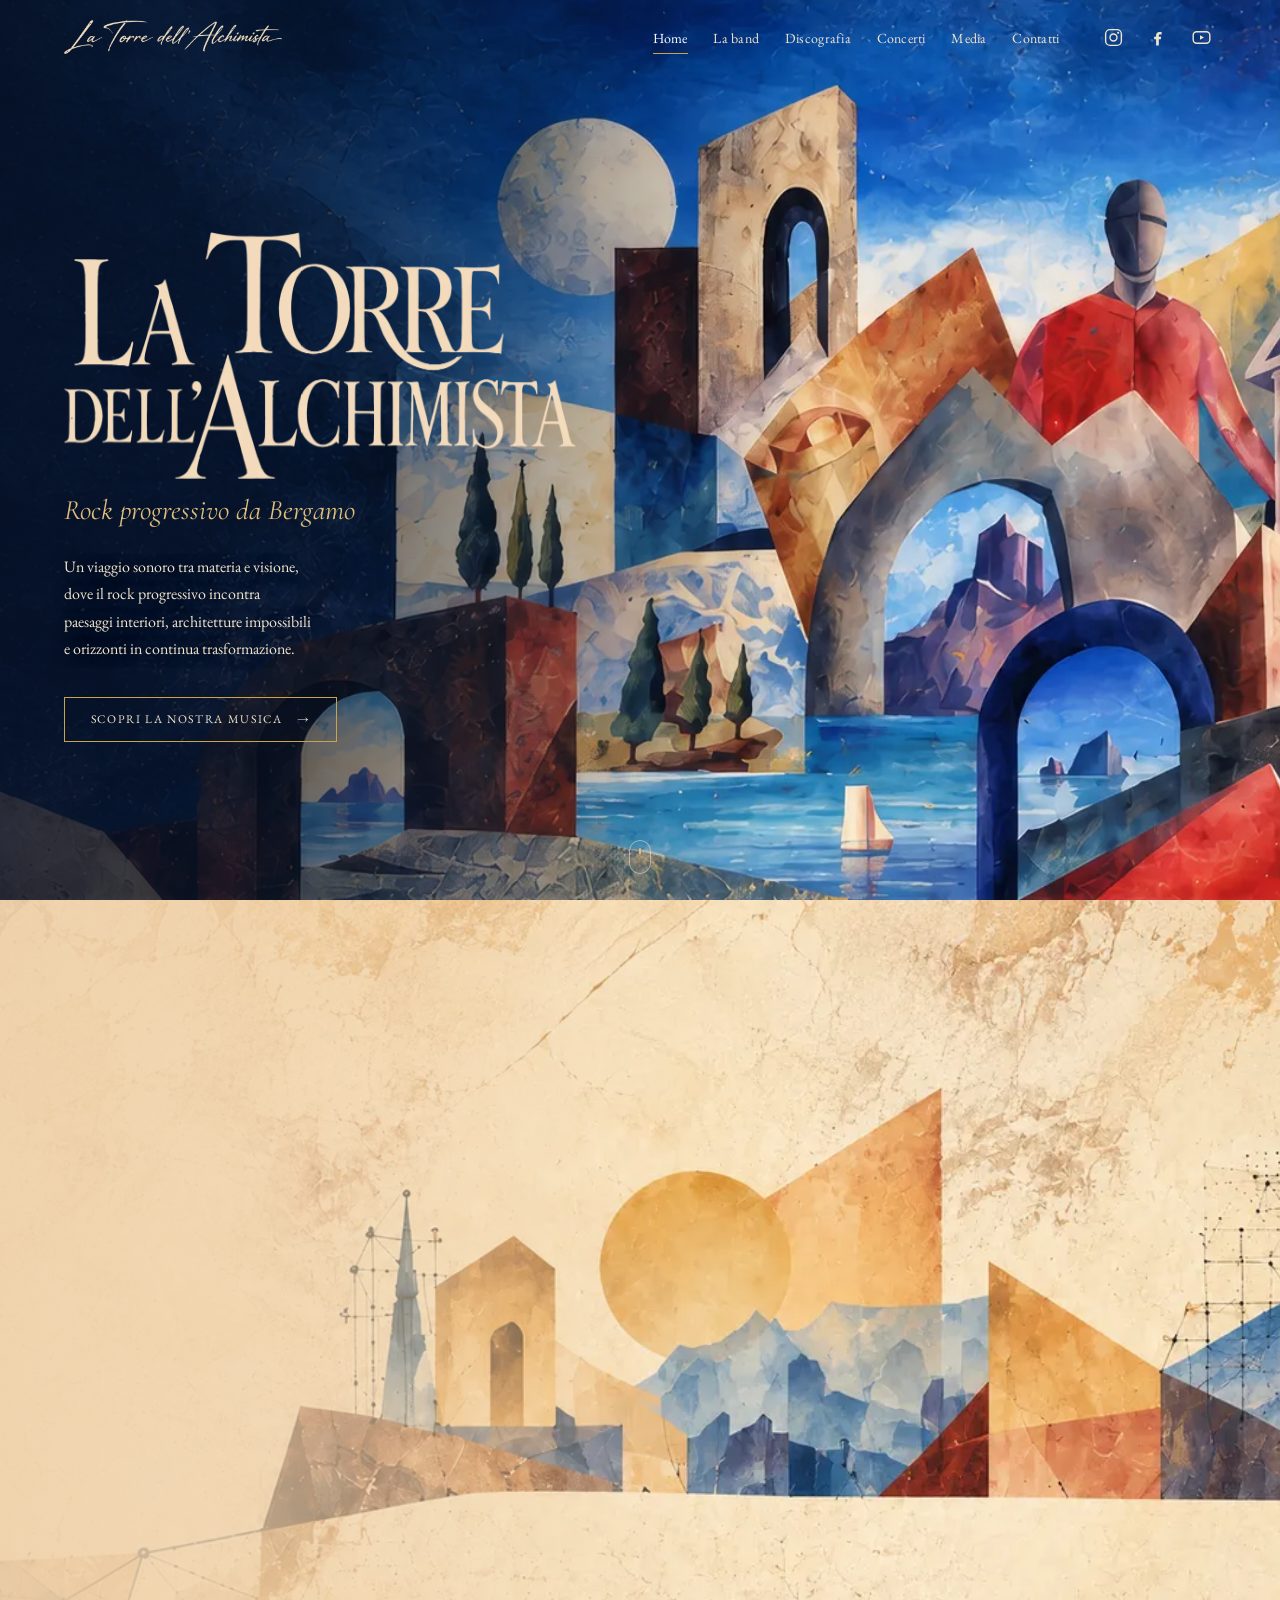
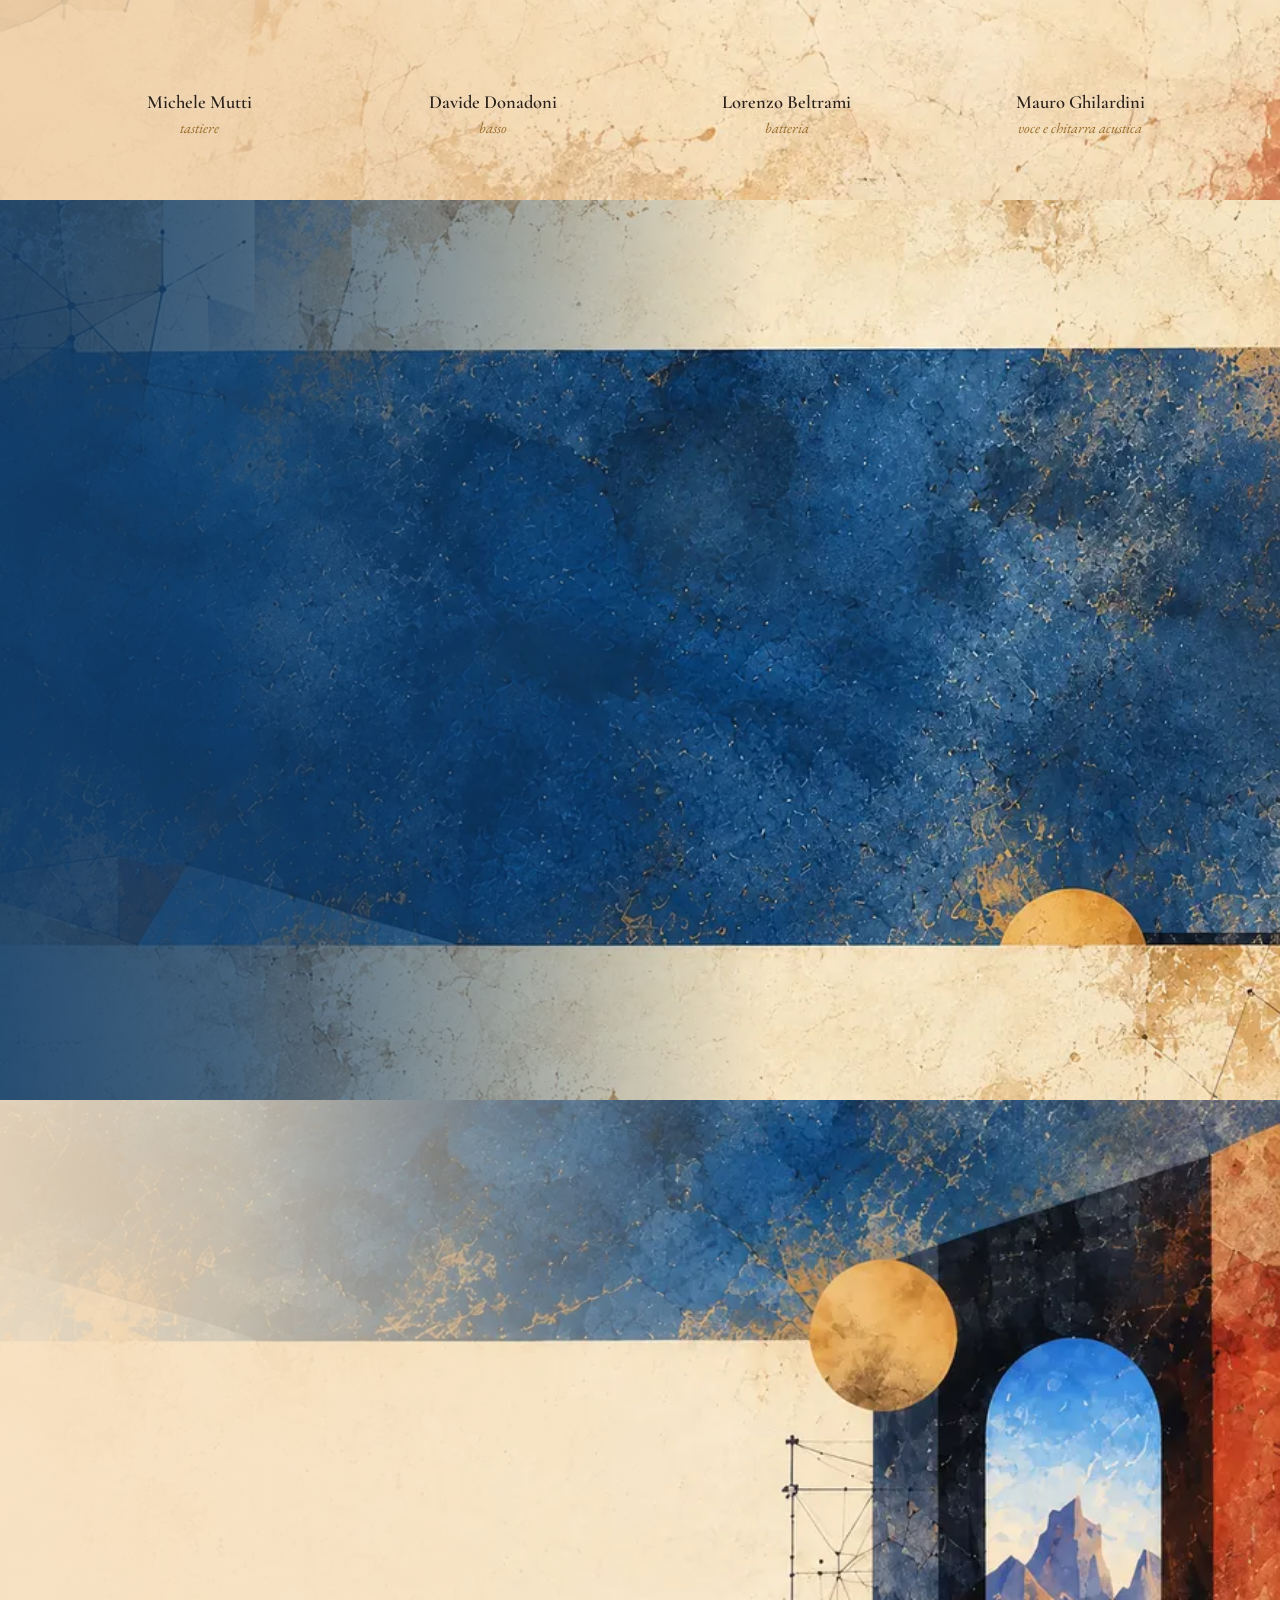
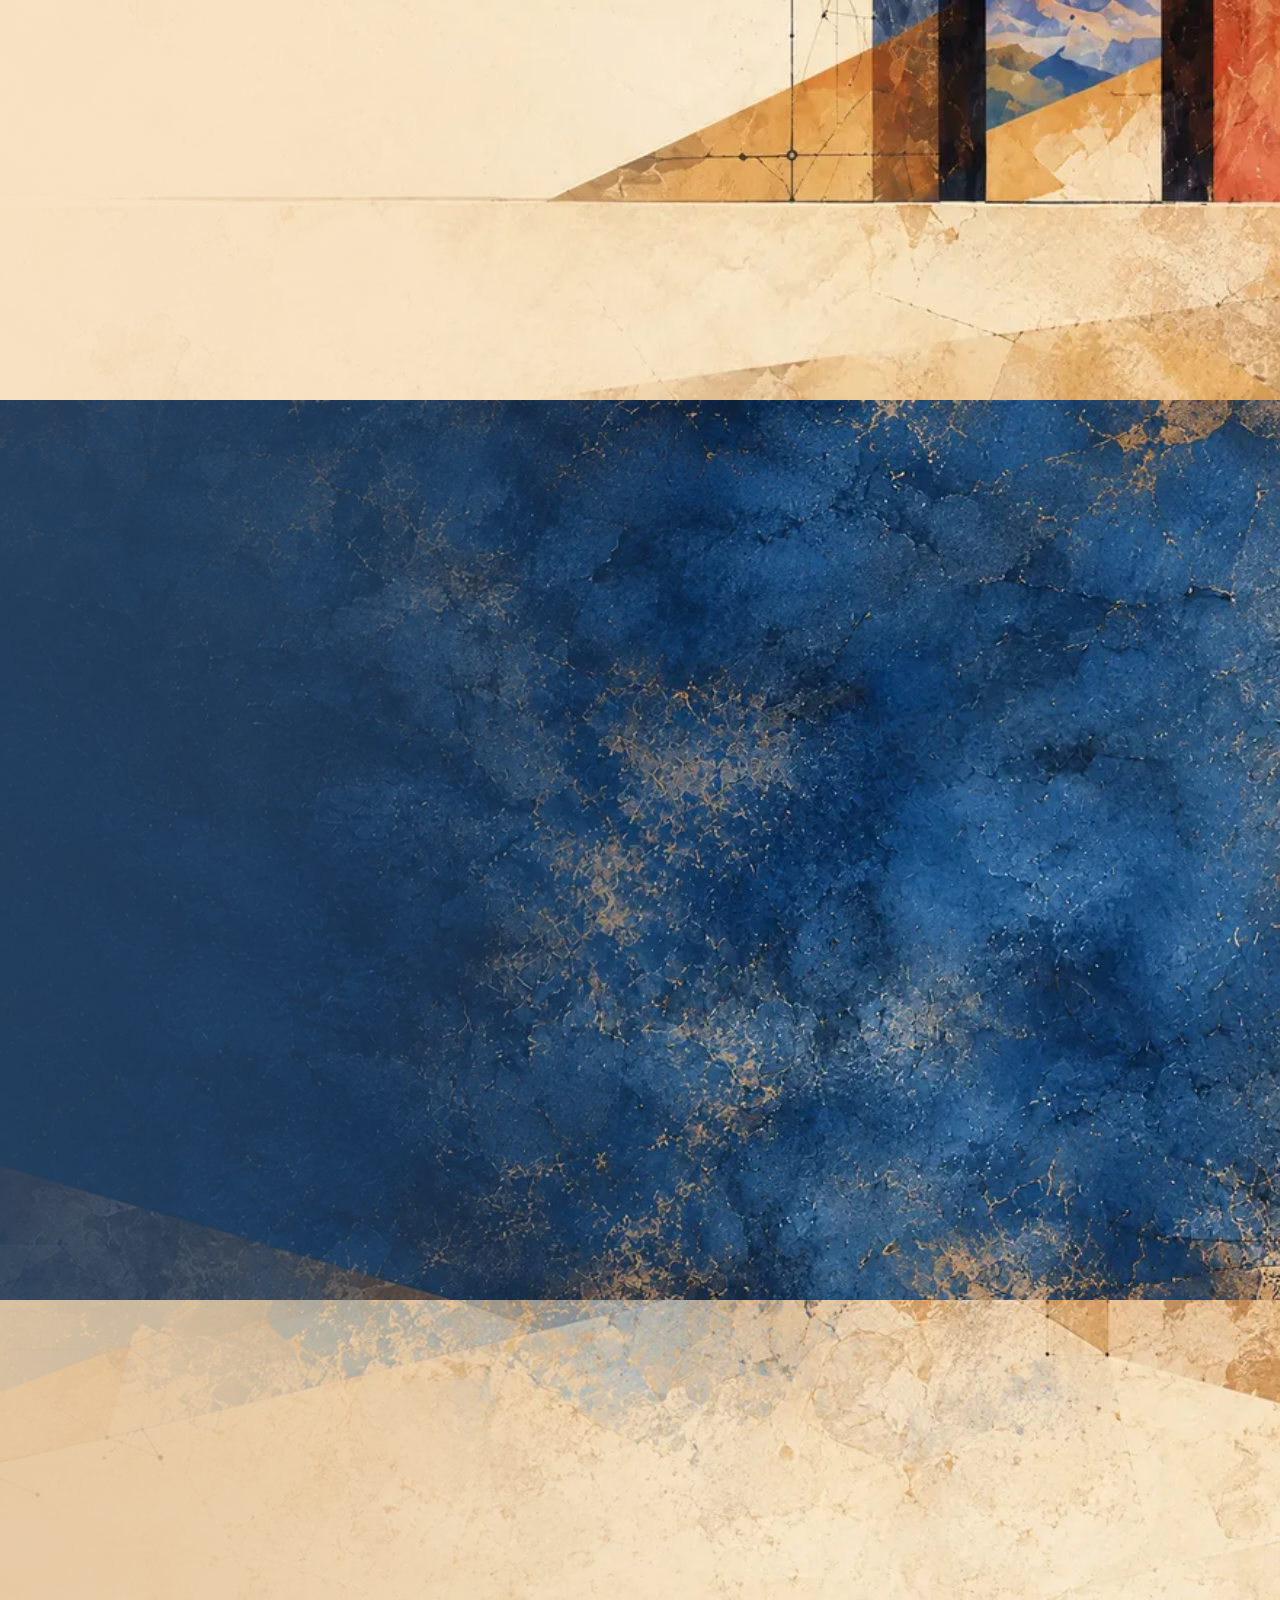
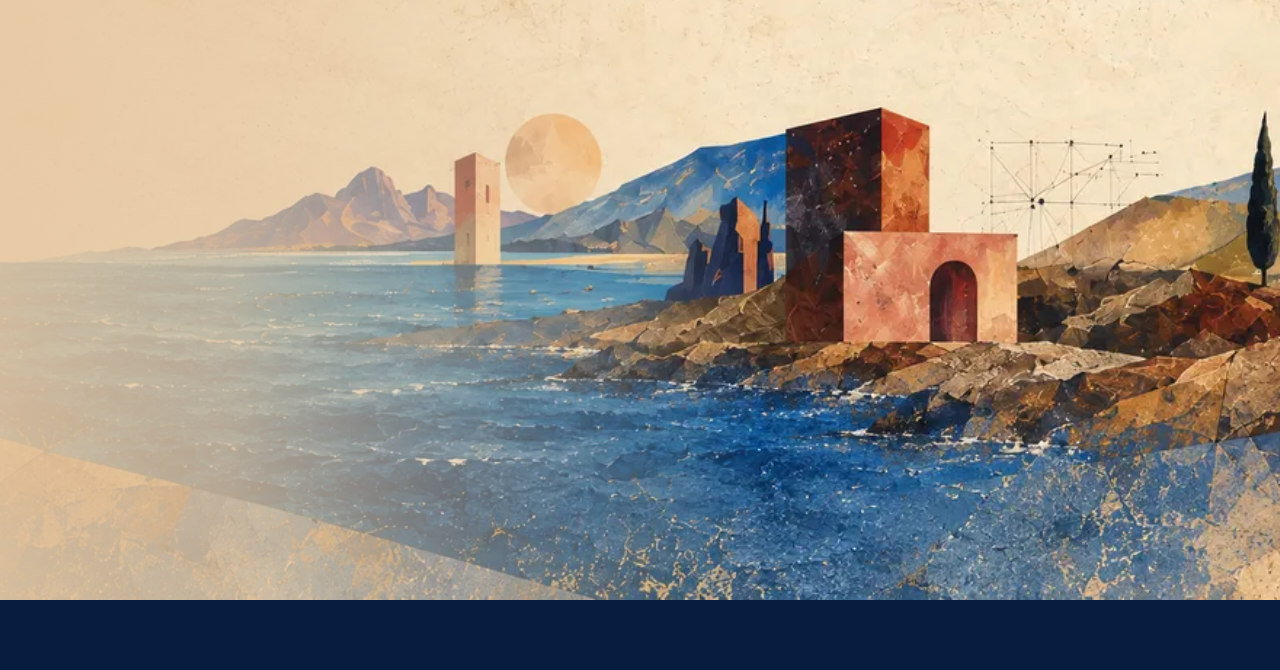
<file: index.html>
<!DOCTYPE html>
<html lang="it">
<head>
<meta charset="utf-8">
<meta name="viewport" content="width=device-width, initial-scale=1">
<title>La Torre dell'Alchimista — Rock progressivo da Bergamo</title>
<meta name="description" content="La Torre dell'Alchimista, band di rock progressivo italiano da Bergamo. Discografia, concerti, media e contatti.">
<meta property="og:title" content="La Torre dell'Alchimista">
<meta property="og:description" content="Rock progressivo da Bergamo">
<meta property="og:type" content="website">
<meta property="og:image" content="assets/img/album-1.webp">
<link rel="icon" href="assets/img/favicon.png">
<link rel="preconnect" href="https://fonts.googleapis.com">
<link rel="preconnect" href="https://fonts.gstatic.com" crossorigin>
<link href="https://fonts.googleapis.com/css2?family=Cormorant+Garamond:ital,wght@0,300;0,400;0,500;0,600;1,400&family=EB+Garamond:ital,wght@0,400;0,500;1,400&display=swap" rel="stylesheet">
<link rel="stylesheet" href="assets/css/style.css">
<noscript><style>
  /* senza JS le comparse non scattano mai: mostra tutto subito */
  [data-reveal]{opacity:1 !important;transform:none !important}
  .rule[data-reveal]{width:58px !important}
</style></noscript>
</head>
<body>

<!-- ============ NAV ============ -->
<header class="nav" id="nav">
  <div class="nav__in">
    <a class="nav__logo" href="#home" aria-label="La Torre dell'Alchimista — home">
      <img src="assets/img/logo.webp" alt="La Torre dell'Alchimista" width="700" height="112">
    </a>

    <button class="nav__burger" id="burger" aria-label="Apri il menu" aria-expanded="false" aria-controls="menu">
      <span></span><span></span><span></span>
    </button>

    <nav class="nav__menu" id="menu">
      <ul class="nav__links">
        <li><a href="#home" class="is-active">Home</a></li>
        <li><a href="#band">La band</a></li>
        <li><a href="#discografia">Discografia</a></li>
        <li><a href="#concerti">Concerti</a></li>
        <li><a href="#media">Media</a></li>
        <li><a href="#contatti">Contatti</a></li>
      </ul>
      <ul class="nav__social">
        <li><a href="#contatti" aria-label="Instagram" title="Instagram">
          <svg viewBox="0 0 24 24" aria-hidden="true"><rect x="3" y="3" width="18" height="18" rx="5"/><circle cx="12" cy="12" r="4"/><circle cx="17.3" cy="6.7" r="1.2" fill="currentColor" stroke="none"/></svg></a></li>
        <li><a href="#contatti" aria-label="Facebook" title="Facebook">
          <svg viewBox="0 0 24 24" aria-hidden="true"><path d="M14.5 8.5h2.2V5.6h-2.6c-2.3 0-3.7 1.4-3.7 3.8v1.7H8.2v3h2.2V21h3.1v-6.9h2.3l.4-3h-2.7V9.8c0-.9.3-1.3 1-1.3Z" fill="currentColor" stroke="none"/></svg></a></li>
        <li><a href="#contatti" aria-label="YouTube" title="YouTube">
          <svg viewBox="0 0 24 24" aria-hidden="true"><rect x="2.5" y="5.5" width="19" height="13" rx="4"/><path d="M10.3 9.4v5.2l4.6-2.6Z" fill="currentColor" stroke="none"/></svg></a></li>
      </ul>
    </nav>
  </div>
</header>

<main>

<!-- ============ HERO ============ -->
<section class="sec sec--hero" id="home">
  <div class="sec__in hero">
    <h1 class="hero__title">
      <img src="assets/img/titolo.webp" alt="La Torre dell'Alchimista" width="1100" height="529">
    </h1>
    <p class="hero__claim" data-reveal style="--d:.34s">Rock progressivo da Bergamo</p>
    <p class="hero__text" data-reveal style="--d:.48s">
      Un viaggio sonoro tra materia e visione,<br>
      dove il rock progressivo incontra<br>
      paesaggi interiori, architetture impossibili<br>
      e orizzonti in continua trasformazione.
    </p>
    <a class="btn btn--light" href="#discografia" data-reveal style="--d:.62s">Scopri la nostra musica <span class="btn__ar">&#8594;</span></a>
  </div>
  <a class="hero__scroll" href="#band" aria-label="Scorri alla sezione La band"><span></span></a>
</section>

<!-- ============ LA BAND ============ -->
<section class="sec sec--band" id="band">
  <div class="sec__in">
    <div class="band__intro">
      <h2 class="h2" data-reveal="left">La band</h2>
      <span class="rule" data-reveal style="--d:.12s"></span>
      <p class="lead" data-reveal="left" style="--d:.22s">
        La Torre dell'Alchimista è un progetto<br>
        di rock progressivo nato a Bergamo,<br>
        che unisce ricerca sonora, atmosfere<br>
        suggestive e una continua spinta<br>
        verso nuovi orizzonti espressivi.
      </p>
    </div>

    <ul class="members">
      <li><span class="members__name">Michele Mutti</span><span class="members__role">tastiere</span></li>
      <li><span class="members__name">Davide Donadoni</span><span class="members__role">basso</span></li>
      <li><span class="members__name">Lorenzo Beltrami</span><span class="members__role">batteria</span></li>
      <li class="members__has-foto" style="--col:3">
        <a class="members__card" href="band/mauro-ghilardini.html" tabindex="-1" aria-hidden="true">
          <img src="assets/img/band/mauro-ghilardini-1x.webp" srcset="assets/img/band/mauro-ghilardini-1x.webp 1x, assets/img/band/mauro-ghilardini-2x.webp 2x" width="476" height="760" alt="" loading="lazy">
        </a>
        <a class="members__name" href="band/mauro-ghilardini.html">Mauro Ghilardini</a><span class="members__role">voce e chitarra acustica</span>
      </li>
    </ul>
  </div>
</section>

<!-- ============ DISCOGRAFIA ============ -->
<section class="sec sec--disco" id="discografia">
  <div class="sec__in disco">
    <div class="disco__intro">
      <h2 class="h2" data-reveal="left">Discografia</h2>
      <span class="rule" data-reveal style="--d:.12s"></span>
      <p class="lead" data-reveal="left" style="--d:.22s">
        Tre capitoli di un percorso<br>
        musicale in continua<br>
        evoluzione, tra sperimentazione,<br>
        melodia e visioni interiori.
      </p>
      <a class="btn btn--light" href="https://maracashrecords.bandcamp.com/" target="_blank" rel="noopener" data-reveal="left" style="--d:.34s">Ascolta tutta la discografia <span class="btn__ar">&#8594;</span></a>
    </div>

    <ul class="albums">
      <li class="album" data-reveal="right" style="--d:.16s">
        <a href="https://maracashrecords.bandcamp.com/album/la-torre-dellalchimista" target="_blank" rel="noopener">
          <img src="assets/img/album-1.webp" alt="Copertina dell'album La Torre dell'Alchimista" width="700" height="700" loading="lazy">
          <span class="album__title">La Torre dell'Alchimista</span>
          <span class="album__year">(2001)</span>
        </a>
      </li>
      <li class="album" data-reveal="right" style="--d:.28s">
        <a href="https://maracashrecords.bandcamp.com/album/u-s-a-you-know" target="_blank" rel="noopener">
          <img src="assets/img/album-2.webp" alt="Copertina dell'album U.S.A. you know?" width="700" height="700" loading="lazy">
          <span class="album__title">U.S.A. you know?</span>
          <span class="album__year">(2005 · live)</span>
        </a>
      </li>
      <li class="album" data-reveal="right" style="--d:.40s">
        <a href="https://maracashrecords.bandcamp.com/album/neo" target="_blank" rel="noopener">
          <img src="assets/img/album-3.webp" alt="Copertina dell'album Neo" width="700" height="700" loading="lazy">
          <span class="album__title">Neo</span>
          <span class="album__year">(2007)</span>
        </a>
      </li>
    </ul>
  </div>
</section>

<!-- ============ CONCERTI ============ -->
<section class="sec sec--concerti" id="concerti">
  <div class="sec__in concerti">
    <div class="concerti__intro">
      <h2 class="h2" data-reveal="left">Concerti</h2>
      <span class="rule" data-reveal style="--d:.12s"></span>
      <p class="lead" data-reveal="left" style="--d:.22s">
        La nostra musica dal vivo<br>
        è un viaggio condiviso,<br>
        tra energia, atmosfere e improvvisazione.
      </p>
      <a class="btn" href="#contatti" data-reveal="left" style="--d:.34s">Tutti i concerti <span class="btn__ar">&#8594;</span></a>
    </div>

    <ul class="dates" id="dates">
      <li class="dates__row" data-reveal="right" style="--d:.16s"><span>[ Data concerto ]</span><span>[ Città ]</span><span>[ Venue ]</span></li>
      <li class="dates__row" data-reveal="right" style="--d:.26s"><span>[ Data concerto ]</span><span>[ Città ]</span><span>[ Venue ]</span></li>
      <li class="dates__row" data-reveal="right" style="--d:.36s"><span>[ Data concerto ]</span><span>[ Città ]</span><span>[ Venue ]</span></li>
      <li class="dates__row" data-reveal="right" style="--d:.46s"><span>[ Data concerto ]</span><span>[ Città ]</span><span>[ Venue ]</span></li>
    </ul>
  </div>
</section>

<!-- ============ MEDIA ============ -->
<section class="sec sec--media" id="media">
  <div class="sec__in media">
    <div class="media__intro">
      <h2 class="h2" data-reveal="left">Media</h2>
      <span class="rule" data-reveal style="--d:.12s"></span>
      <p class="lead" data-reveal="left" style="--d:.22s">
        Ascolta, guarda, immergiti<br>
        nell'universo sonoro<br>
        della Torre dell'Alchimista.
      </p>
    </div>

    <ul class="cards">
      <li class="card" data-reveal="right" style="--d:.16s">
        <a href="https://maracashrecords.bandcamp.com/" target="_blank" rel="noopener">
          <span class="card__img"><img src="assets/img/arco.webp" alt="" width="700" height="700" loading="lazy"></span>
          <span class="card__body">
            <span class="card__t">Ascolta</span>
            <span class="card__s">Brani, album<br>e playlist</span>
            <span class="card__ico" aria-hidden="true">&#8594;</span>
          </span>
        </a>
      </li>
      <li class="card" data-reveal="right" style="--d:.28s">
        <a href="#contatti">
          <span class="card__img"><img src="assets/img/live-storica.webp" alt="" width="900" height="679" loading="lazy"></span>
          <span class="card__body">
            <span class="card__t">Guarda</span>
            <span class="card__s">Video live<br>e videoclip</span>
            <span class="card__ico card__ico--play" aria-hidden="true">&#9654;</span>
          </span>
        </a>
      </li>
      <li class="card" data-reveal="right" style="--d:.40s">
        <a href="#contatti">
          <span class="card__img"><img src="assets/img/gruppo.webp" alt="" width="550" height="366" loading="lazy"></span>
          <span class="card__body">
            <span class="card__t">Video</span>
            <span class="card__s">Racconti visivi<br>del nostro percorso</span>
            <span class="card__ico card__ico--play" aria-hidden="true">&#9654;</span>
          </span>
        </a>
      </li>
      <li class="card" data-reveal="right" style="--d:.52s">
        <a href="#contatti">
          <span class="card__img"><img src="assets/img/torre.webp" alt="" width="700" height="544" loading="lazy"></span>
          <span class="card__body">
            <span class="card__t">Estratti</span>
            <span class="card__s">Ascolta gli estratti<br>dei nostri brani</span>
            <span class="card__ico card__ico--play" aria-hidden="true">&#9654;</span>
          </span>
        </a>
      </li>
    </ul>
  </div>
</section>

<!-- ============ CONTATTI ============ -->
<section class="sec sec--contatti" id="contatti">
  <div class="sec__in contatti">
    <div class="contatti__head">
      <h2 class="h2" data-reveal="left">Contatti e social</h2>

      <ul class="contatti__list">
        <li data-reveal="right" style="--d:.14s">
          <span class="contatti__ico"><svg viewBox="0 0 24 24" aria-hidden="true"><rect x="2.5" y="5" width="19" height="14" rx="2"/><path d="m3 6.5 9 6.5 9-6.5"/></svg></span>
          <a href="#">[ Email ufficiale ]</a>
        </li>
        <li data-reveal="right" style="--d:.24s">
          <span class="contatti__ico"><svg viewBox="0 0 24 24" aria-hidden="true"><rect x="3" y="3" width="18" height="18" rx="5"/><circle cx="12" cy="12" r="4"/><circle cx="17.3" cy="6.7" r="1.2" fill="currentColor" stroke="none"/></svg></span>
          <a href="#">[ Instagram ]</a>
        </li>
        <li data-reveal="right" style="--d:.34s">
          <span class="contatti__ico contatti__ico--solid"><svg viewBox="0 0 24 24" aria-hidden="true"><path d="M14.5 8.5h2.2V5.6h-2.6c-2.3 0-3.7 1.4-3.7 3.8v1.7H8.2v3h2.2V21h3.1v-6.9h2.3l.4-3h-2.7V9.8c0-.9.3-1.3 1-1.3Z" fill="currentColor" stroke="none"/></svg></span>
          <a href="#">[ Facebook ]</a>
        </li>
        <li data-reveal="right" style="--d:.44s">
          <span class="contatti__ico contatti__ico--solid"><svg viewBox="0 0 24 24" aria-hidden="true"><rect x="2.5" y="5.5" width="19" height="13" rx="4" fill="currentColor" stroke="none"/><path d="M10.3 9.4v5.2l4.6-2.6Z" fill="#f4dfc3" stroke="none"/></svg></span>
          <a href="#">[ YouTube ]</a>
        </li>
      </ul>
    </div>

    <p class="lead contatti__lead" data-reveal="left" style="--d:.22s">
      Per informazioni, concerti,<br>
      collaborazioni o semplicemente<br>
      per restare in contatto.
    </p>
  </div>
</section>

</main>

<footer class="foot">
  <p data-reveal>© <span id="year">2026</span> La Torre dell'Alchimista — Rock progressivo da Bergamo</p>
</footer>

<script src="assets/js/main.js"></script>
</body>
</html>
</file>
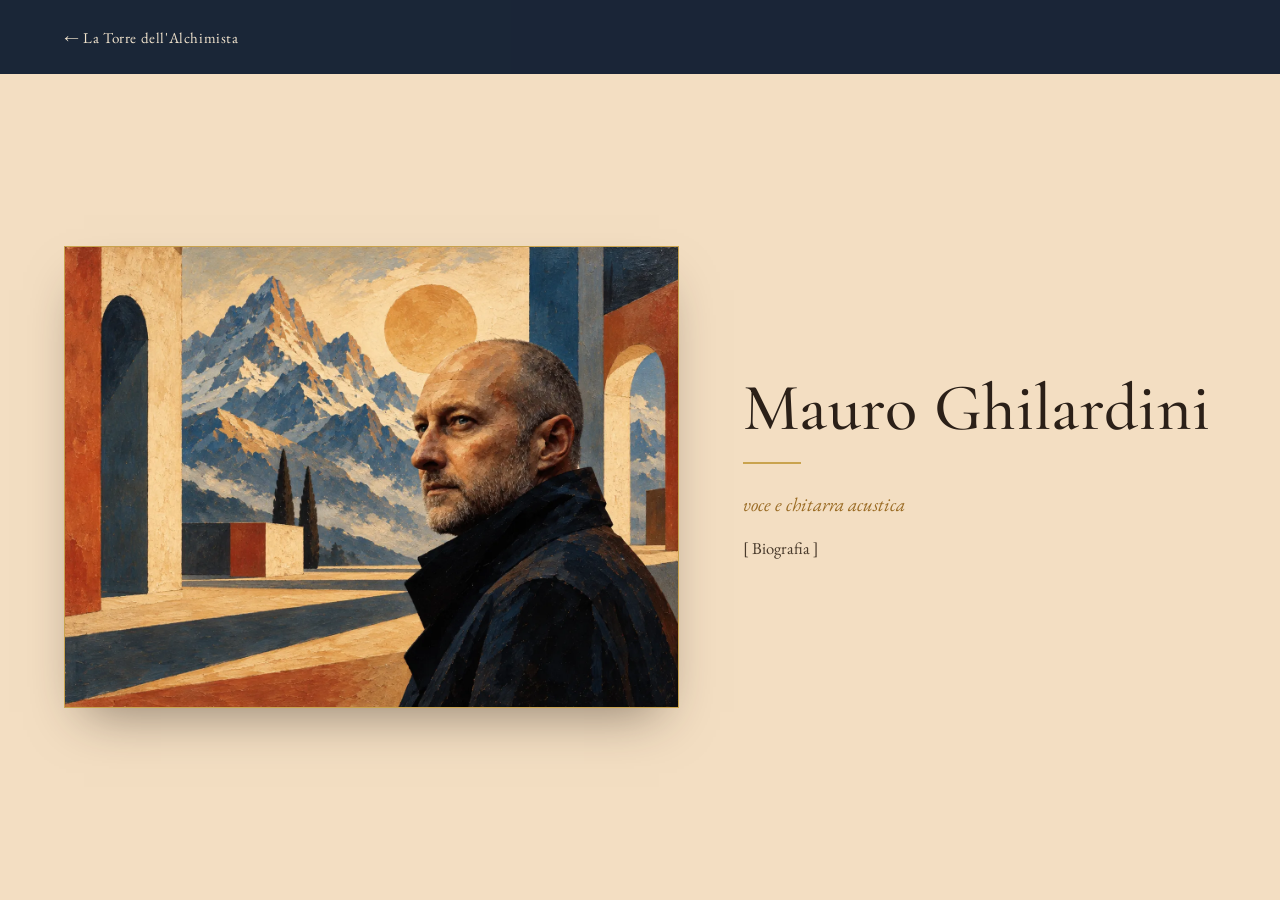
<file: band/mauro-ghilardini.html>
<!DOCTYPE html>
<html lang="it">
<head>
<meta charset="utf-8">
<meta name="viewport" content="width=device-width, initial-scale=1">
<title>Mauro Ghilardini — La Torre dell'Alchimista</title>
<meta name="description" content="Mauro Ghilardini, voce e chitarra acustica de La Torre dell'Alchimista.">
<link rel="icon" href="../assets/img/favicon.png">
<link rel="preconnect" href="https://fonts.googleapis.com">
<link rel="preconnect" href="https://fonts.gstatic.com" crossorigin>
<link href="https://fonts.googleapis.com/css2?family=Cormorant+Garamond:ital,wght@0,300;0,400;0,500;0,600;1,400&family=EB+Garamond:ital,wght@0,400;0,500;1,400&display=swap" rel="stylesheet">
<link rel="stylesheet" href="../assets/css/style.css">
<style>
  /* Pagina del componente: bozza. Riprende i colori della sezione
     "La band" (carta crema, inchiostro, filetto d'oro). */
  body{background:var(--crema-band)}
  .persona{
    min-height:100svh;
    max-width:1300px;margin-inline:auto;
    padding:calc(var(--nav-h) + 40px) var(--gutter) 60px;
    display:grid;grid-template-columns:minmax(280px,1.3fr) 1fr;
    gap:clamp(32px,5vw,80px);align-items:center;
  }
  .persona__foto img{
    width:100%;
    border:1px solid var(--oro);
    box-shadow:0 24px 50px -20px rgb(43 32 24 / .5);
  }
  .persona__ruolo{font-style:italic;color:#9a6b24;font-size:clamp(17px,1.5vw,21px);margin:0}
  .persona__bio{color:var(--inchiostro-soft);font-size:clamp(16px,1.3vw,19px);line-height:1.7;max-width:46ch}
  .persona__back{
    position:fixed;top:0;left:0;right:0;z-index:50;height:var(--nav-h);
    display:flex;align-items:center;padding-inline:var(--gutter);
    background:rgba(8,22,44,.92);color:var(--su-blu);
    font-size:15px;letter-spacing:.04em;
  }
  .persona__back a{transition:color .3s ease}
  .persona__back a:hover{color:var(--oro-chiaro)}
  .persona .rule{display:block;width:58px}
  @media (max-width:760px){
    .persona{grid-template-columns:1fr;align-items:start}
    .persona__foto{max-width:none}
  }
</style>
</head>
<body>

<nav class="persona__back"><a href="../index.html#band">&#8592; La Torre dell'Alchimista</a></nav>

<main class="persona">
  <figure class="persona__foto" style="margin:0">
    <img src="../assets/img/band/mauro-ghilardini-quadro.webp" width="1448" height="1086" alt="Mauro Ghilardini, ritratto dipinto">
  </figure>
  <div>
    <h1 class="h2" style="margin:0">Mauro Ghilardini</h1>
    <span class="rule"></span>
    <p class="persona__ruolo">voce e chitarra acustica</p>
    <p class="persona__bio">[ Biografia ]</p>
  </div>
</main>

</body>
</html>
</file>
<file: assets/css/style.css>
/* =========================================================
   La Torre dell'Alchimista — style.css

   Lo sfondo originale (3764x6688) è tagliato in 6 fasce, una per
   sezione. Sopra i 1024px le sezioni sono alte uno schermo e si
   impilano (position:sticky); sotto, tornano in flusso normale.
   ========================================================= */

:root{
  /* colori campionati dallo sfondo originale */
  --blu-hero:#081c40;
  --blu-disco:#1e3757;
  --blu-media:#1d304c;
  --crema-band:#f3dec2;
  --crema-conc:#f5e2c7;
  --crema-cont:#f4dfc3;

  --oro:#c9a34e;
  --oro-chiaro:#e0be7c;
  --inchiostro:#2b2018;
  --inchiostro-soft:#4a3b2c;
  --su-blu:#f1e4cd;
  --su-blu-soft:#cdd8e4;

  --display:"Cormorant Garamond",Georgia,"Times New Roman",serif;
  --testo:"EB Garamond",Georgia,"Times New Roman",serif;

  --nav-h:74px;
  --gutter:clamp(18px,5vw,86px);
  --max:1500px;
}

*,*::before,*::after{box-sizing:border-box}

html{scroll-behavior:smooth;scroll-padding-top:var(--nav-h);-webkit-text-size-adjust:100%}
@media (prefers-reduced-motion:reduce){html{scroll-behavior:auto}}

body{
  margin:0;
  font-family:var(--testo);
  color:var(--inchiostro);
  background:var(--blu-hero);
  overflow-x:hidden;
  -webkit-font-smoothing:antialiased;
}

/* height:auto è indispensabile: gli attributi width/height nell'HTML
   (che servono a evitare il layout shift) altrimenti vincono su aspect-ratio */
img{max-width:100%;height:auto;display:block}
ul{list-style:none;margin:0;padding:0}
a{text-decoration:none;color:inherit}

/* ---------------------------------------------------------
   NAV
   --------------------------------------------------------- */
.nav{
  position:fixed;inset:0 0 auto 0;z-index:50;
  height:var(--nav-h);
  display:flex;align-items:center;
  transition:opacity .7s ease,transform .6s cubic-bezier(.4,0,.2,1),
              background-color .35s ease,box-shadow .35s ease,backdrop-filter .35s ease;
}
.nav.is-stuck{
  background:rgba(8,22,44,.92);
  backdrop-filter:blur(10px);
  box-shadow:0 1px 0 rgba(201,163,78,.28);
}
.nav__in{
  width:100%;max-width:var(--max);margin-inline:auto;
  padding-inline:var(--gutter);
  display:flex;align-items:center;gap:clamp(16px,3vw,48px);
}
.nav__logo img{width:clamp(170px,17vw,240px);height:auto}

.nav__menu{
  margin-left:auto;
  display:flex;align-items:center;gap:clamp(18px,3vw,46px);
}
.nav__links{display:flex;align-items:center;gap:clamp(14px,2vw,30px)}
.nav__links a{
  font-size:clamp(14px,1.05vw,16.5px);
  color:var(--su-blu);
  letter-spacing:.02em;
  padding-block:6px;
  border-bottom:1.5px solid transparent;
  transition:color .2s ease,border-color .2s ease;
}
.nav__links a:hover{color:var(--oro-chiaro)}
.nav__links a.is-active{color:#fff;border-bottom-color:var(--oro)}

.nav__social{display:flex;align-items:center;gap:14px}
.nav__social a{
  display:grid;place-items:center;
  width:30px;height:30px;
  color:var(--su-blu);
  transition:color .2s ease,transform .2s ease;
}
.nav__social a:hover{color:var(--oro-chiaro);transform:translateY(-2px)}
.nav__social svg{width:21px;height:21px;fill:none;stroke:currentColor;stroke-width:1.6}

/* hamburger */
.nav__burger{
  display:none;
  margin-left:auto;
  width:44px;height:44px;
  background:none;border:0;padding:10px;cursor:pointer;
}
.nav__burger span{
  display:block;height:1.6px;background:var(--su-blu);margin:5px 0;
  transition:transform .3s ease,opacity .25s ease;
}
.nav__burger[aria-expanded="true"] span:nth-child(1){transform:translateY(6.6px) rotate(45deg)}
.nav__burger[aria-expanded="true"] span:nth-child(2){opacity:0}
.nav__burger[aria-expanded="true"] span:nth-child(3){transform:translateY(-6.6px) rotate(-45deg)}

/* ---------------------------------------------------------
   SEZIONI A TUTTO SCHERMO, IMPILATE

   Ogni sezione è alta quanto la finestra ed è position:sticky
   con z-index crescente: resta ferma mentre la successiva le
   scorre sopra, quindi ognuna sembra formarsi dalla precedente.
   È lo stesso meccanismo del sito personale.

   L'illustrazione non può riempire uno schermo 16:9: le fasce
   originali sono panoramiche (da 3,1:1 a 5,1:1). Sta quindi su
   un proprio livello appoggiato in fondo alla sezione, larga
   tutta la pagina, con il colore piatto della fascia a occupare
   il resto — il testo vive lì sopra, sempre su fondo pulito.

   Sotto i 1024px il pin si disattiva e le sezioni tornano in
   flusso normale, come su qualsiasi telefono.
   --------------------------------------------------------- */
main{position:relative;z-index:0}

.sec{
  position:sticky;top:0;
  min-height:100svh;
  /* la nav è fissa: il contenuto deve partire sotto di lei */
  padding-top:var(--nav-h);
  overflow:hidden;
  display:flex;flex-direction:column;justify-content:center;
}
/* la scala d'impilamento: ognuna copre la precedente */
.sec--hero{z-index:1}
.sec--band{z-index:2}
.sec--disco{z-index:3}
.sec--concerti{z-index:4}
.sec--media{z-index:5}
.sec--contatti{z-index:6}

/* --- il livello illustrato -------------------------------
   Le immagini sono 16:9 come lo schermo, quindi riempiono la
   sezione senza quasi ritagliare. Ognuna è dipinta con una zona
   calma (campo pieno, senza dettagli) dalla parte dove cade il
   testo; --pos dice da che lato ancorare l'eventuale ritaglio. */
.sec::after{
  content:"";
  position:absolute;inset:0;z-index:0;
  background-image:var(--fascia);
  background-size:cover;
  background-position:var(--pos,center);
  background-repeat:no-repeat;
}

/* Velo nel colore della fascia stessa: la zona dove cade il testo è già
   piatta nell'illustrazione, quindi il velo non "sporca" il disegno —
   garantisce solo che il contrasto regga a qualsiasi altezza di finestra. */
.sec::before{
  content:"";position:absolute;inset:0;z-index:1;pointer-events:none;
  background:linear-gradient(to right,
    rgb(var(--scrim) / .90) 0%,
    rgb(var(--scrim) / .78) 18%,
    rgb(var(--scrim) / .42) 38%,
    rgb(var(--scrim) / 0)   60%);
}
.sec--hero{--scrim:6 17 38}
.sec--hero::before{
  background:linear-gradient(97deg,
    rgb(var(--scrim) / .90) 0%,
    rgb(var(--scrim) / .72) 22%,
    rgb(var(--scrim) / .30) 44%,
    rgb(var(--scrim) / 0)   62%);
}

.sec__in{
  position:relative;z-index:2;
  width:100%;max-width:var(--max);margin-inline:auto;
  padding-inline:var(--gutter);
}

/* --ar    proporzione dell'immagine: 16:9. Serve sotto i 1024px, dove
           l'immagine torna larga 100% in coda alla sezione e l'altezza
           la si calcola da lì.
   --pos   da che parte ancorare il ritaglio quando lo schermo non è 16:9
   --scrim colore campionato dalla zona calma, per il velo sul testo */
.sec--band{
  --ar:1.778;--pos:center;--scrim:239 210 172;
  --fascia:image-set(url("../bg2/band-1x.webp") 1x,url("../bg2/band-2x.webp") 2x);
  background-color:#efd2ac;
}
.sec--disco{
  --ar:1.778;--pos:center;--scrim:17 62 107;
  --fascia:image-set(url("../bg2/discografia-1x.webp") 1x,url("../bg2/discografia-2x.webp") 2x);
  background-color:#113e6b;
}
.sec--concerti{
  --ar:1.778;--pos:right center;--scrim:247 225 194;
  --fascia:image-set(url("../bg2/concerti-1x.webp") 1x,url("../bg2/concerti-2x.webp") 2x);
  background-color:#f7e1c2;
}
.sec--media{
  --ar:1.778;--pos:center;--scrim:37 65 97;
  --fascia:image-set(url("../bg2/media-1x.webp") 1x,url("../bg2/media-2x.webp") 2x);
  background-color:#254161;
}
.sec--contatti{
  --ar:1.778;--pos:center;--scrim:230 200 162;
  --fascia:image-set(url("../bg2/contatti-1x.webp") 1x,url("../bg2/contatti-2x.webp") 2x);
  background-color:#e6c8a2;
}

/* --- dove sta il contenuto dentro ciascuna scena -----------
   Non è uguale per tutte: ogni immagine ha la sua zona calma. */

/* "La band": calma in alto a sinistra e nella fascia bassa.
   L'introduzione va in cima, la formazione in fondo, la scena
   dipinta resta libera in mezzo. */
.sec--band .sec__in{
  flex:1;display:flex;flex-direction:column;justify-content:space-between;
  /* senza margine i nomi toccano il fondo, cioè l'ultimo 8% dello schermo
     dove la comparsa non scatta: la sezione è incollata in cima, quindi
     non salirebbero mai abbastanza da accendersi (vedi SOGLIA in main.js) */
  --pb:clamp(28px,7svh,80px);   /* serve anche alla colonna ad arco */
  padding-bottom:var(--pb);
}
.sec--band .members{margin-top:0}

/* "Contatti": la calma è il cielo in alto, sotto c'è il mare */
.sec--contatti{justify-content:flex-start}
.sec--contatti .sec__in{padding-top:clamp(20px,4svh,56px)}

/* la hero è l'unica in cui l'illustrazione riempie tutto lo schermo:
   la sua fascia è quasi 2:1, quindi regge il taglio. */
.sec--hero{
  --ar:1.845;
  --hero-pos:72% center;
  padding-bottom:0;
  background-color:var(--blu-hero);
  padding-top:var(--nav-h);
}
.sec--hero::after{
  inset:0;height:auto;
  background-image:image-set(url("../bg/hero-1x.webp") 1x,url("../bg/hero-2x.webp") 2x);
  background-position:var(--hero-pos);
  animation:slowzoom 42s ease-in-out infinite alternate;
}

/* ---------------------------------------------------------
   TIPOGRAFIA COMUNE
   --------------------------------------------------------- */
.h2{
  font-family:var(--display);
  font-weight:500;
  font-size:clamp(38px,4.6vw,66px);
  line-height:1;
  letter-spacing:.005em;
  margin:0;
}
.rule{
  display:block;width:58px;height:2px;
  background:var(--oro);
  margin:18px 0 26px;
}
.lead{
  font-size:clamp(15.5px,1.22vw,19px);
  line-height:1.72;
  margin:0;
  max-width:34ch;
}
.sec--disco .h2,.sec--media .h2{color:var(--su-blu)}
.sec--disco .lead,.sec--media .lead{color:var(--su-blu-soft)}

/* bottoni */
.btn{
  display:inline-flex;align-items:center;gap:14px;
  margin-top:32px;
  padding:13px 26px;
  border:1px solid var(--oro);
  color:var(--inchiostro);
  font-size:clamp(11.5px,.85vw,13px);
  letter-spacing:.14em;
  text-transform:uppercase;
  transition:background-color .25s ease,color .25s ease,border-color .25s ease;
}
.btn__ar{transition:transform .25s ease;display:inline-block}
.btn:hover{background:var(--oro);color:#1b140c;border-color:var(--oro)}
.btn:hover .btn__ar{transform:translateX(5px)}
.btn--light{color:var(--su-blu)}
.btn--light:hover{color:#1b140c}

/* ---------------------------------------------------------
   HERO
   --------------------------------------------------------- */
.hero{max-width:var(--max)}
.hero__title{margin:0}
.hero__title img{width:clamp(280px,40vw,560px);height:auto}
.hero__claim{
  font-family:var(--display);
  font-style:italic;
  font-size:clamp(21px,2.2vw,31px);
  color:var(--oro-chiaro);
  margin:14px 0 0;
}
.hero__text{
  font-size:clamp(15.5px,1.25vw,19px);
  line-height:1.72;
  color:var(--su-blu);
  margin:26px 0 0;
  max-width:44ch;
  text-shadow:0 1px 14px rgba(4,12,26,.55);
}
.hero .btn{margin-top:34px}

.hero__scroll{
  position:absolute;left:50%;bottom:26px;translate:-50% 0;z-index:3;
  width:22px;height:34px;border:1.4px solid rgba(241,228,205,.55);border-radius:12px;
}
.hero__scroll span{
  position:absolute;left:50%;top:7px;translate:-50% 0;
  width:2px;height:6px;background:var(--oro-chiaro);border-radius:2px;
  animation:scrollBounce 1.6s ease-in-out infinite;
}

/* ---------------------------------------------------------
   LA BAND
   --------------------------------------------------------- */
.members{
  display:grid;
  grid-template-columns:repeat(4,1fr);
  gap:22px;
  margin-top:clamp(28px,3.2vw,52px);
  text-align:center;
}
.members li{
  display:flex;flex-direction:column;gap:5px;
  /* alone color carta: i nomi centrali cadono sul crinale dipinto */
  text-shadow:0 0 3px rgb(243 222 194 / .95),0 1px 9px rgb(243 222 194 / .85);
}
.members__name{
  font-family:var(--display);
  font-weight:600;
  font-size:clamp(16px,1.25vw,20px);
  color:var(--inchiostro);
}
.members__role{
  font-style:italic;
  font-size:clamp(13.5px,1vw,16px);
  color:#9a6b24;
}

/* --- la colonna ad arco -------------------------------------
   Chi ha un ritratto ha il nome come link alla sua pagina. Al
   passaggio del mouse (o al focus da tastiera) il ritratto sale dal
   basso dentro un arco alto quanto la sezione, nella colonna del
   nome: il nome resta alla base, come un'iscrizione, e il resto
   della scena si ritira. Solo su schermi larghi con mouse; sotto,
   il nome è un semplice link. */
a.members__name{color:inherit;text-decoration:none;transition:color .5s ease}
.members__card{display:none}

@media (min-width:1025px) and (hover:hover){
  /* la colonna si misura sul .sec__in, non sul <li>: per questo il
     <li> resta statico e --col dice in quale delle 4 colonne sta */
  .members__card{
    --colw:calc((100% - 2 * var(--gutter) - 3 * 22px) / 4);
    display:block;
    position:absolute;z-index:3;
    top:clamp(10px,2svh,24px);
    bottom:calc(var(--pb) - 18px);
    left:calc(var(--gutter) + var(--col,0) * (var(--colw) + 22px));
    width:var(--colw);
    border:1px solid var(--oro);
    border-radius:50vw 50vw 0 0;   /* ridotto da solo a mezzo cerchio */
    overflow:hidden;
    box-shadow:0 30px 60px -24px rgb(43 32 24 / .6);
    clip-path:inset(100% 0 0 0);
    visibility:hidden;
    /* chiusura più svelta dell'apertura, come le comparse */
    transition:clip-path .5s ease,visibility 0s linear .5s;
    text-shadow:none;
  }
  .members__card img{
    width:100%;height:100%;object-fit:cover;object-position:52% top;
    scale:1.06;transition:scale 1.2s cubic-bezier(.22,1,.36,1);
  }
  /* velo scuro in basso: il nome ci si posa sopra e resta leggibile */
  .members__card::after{
    content:"";position:absolute;inset:auto 0 0 0;height:34%;
    background:linear-gradient(to top,rgb(16 20 32 / .82),rgb(16 20 32 / 0));
  }
  .members__has-foto:hover .members__card,
  .members__has-foto:focus-within .members__card{
    clip-path:inset(0 0 0 0);
    visibility:visible;
    transition:clip-path 1s cubic-bezier(.22,1,.36,1),visibility 0s;
  }
  .members__has-foto:hover .members__card img,
  .members__has-foto:focus-within .members__card img{scale:1}

  /* il nome diventa un'iscrizione chiara sulla base dell'arco */
  .members__has-foto a.members__name,
  .members__has-foto .members__role{position:relative;z-index:4;transition:color .5s ease,text-shadow .5s ease}
  .members__has-foto:hover a.members__name,
  .members__has-foto:focus-within a.members__name{color:var(--su-blu)}
  .members__has-foto:hover .members__role,
  .members__has-foto:focus-within .members__role{color:var(--oro-chiaro)}
  .members__has-foto:hover,
  .members__has-foto:focus-within{text-shadow:0 1px 8px rgb(10 14 24 / .7)}

  /* la scena si ritira */
  .sec--band::after,
  .sec--band .band__intro,
  .sec--band .members li{transition:opacity .8s ease}
  .sec--band:has(.members__has-foto:hover)::after,
  .sec--band:has(.members__has-foto:focus-within)::after{opacity:.45}
  .sec--band:has(.members__has-foto:hover) .band__intro,
  .sec--band:has(.members__has-foto:focus-within) .band__intro{opacity:.5}
  .sec--band:has(.members__has-foto:hover) .members li:not(.members__has-foto),
  .sec--band:has(.members__has-foto:focus-within) .members li:not(.members__has-foto){opacity:.3}
}

/* ---------------------------------------------------------
   DISCOGRAFIA
   --------------------------------------------------------- */
.disco{
  display:grid;
  grid-template-columns:minmax(260px,30%) 1fr;
  gap:clamp(28px,4vw,64px);
  align-items:center;
}
.albums{
  display:grid;
  grid-template-columns:repeat(3,1fr);
  gap:clamp(16px,2.2vw,36px);
}
.album a{display:block;text-align:center}
.album img{
  width:100%;aspect-ratio:1;object-fit:cover;
  border:1px solid rgba(201,163,78,.35);
  box-shadow:0 14px 34px rgba(3,10,22,.42);
  transition:transform .7s cubic-bezier(.2,.6,.2,1),box-shadow .5s ease,filter .5s ease;
}
.album a:hover img{transform:translateY(-8px) scale(1.02);box-shadow:0 24px 46px rgba(3,10,22,.58);filter:saturate(1.08)}
.album__title{
  display:block;
  font-family:var(--display);
  font-weight:600;
  font-size:clamp(15px,1.3vw,21px);
  color:var(--su-blu);
  margin-top:16px;
}
.album__year{
  display:block;
  font-size:clamp(12.5px,.95vw,15px);
  color:var(--su-blu-soft);
  margin-top:4px;
}

/* ---------------------------------------------------------
   CONCERTI
   --------------------------------------------------------- */
.concerti{
  display:grid;
  grid-template-columns:minmax(230px,26%) minmax(0,1fr);
  gap:clamp(26px,3.2vw,48px);
  align-items:center;
}
/* max-width contenuto: le righe devono restare a sinistra dell'arco
   che chiude la fascia "Concerti" sulla destra */
.dates{display:flex;flex-direction:column;gap:2px;max-width:min(520px,100%);margin-right:auto}
.dates__row{
  display:grid;
  grid-template-columns:1fr 1fr 1fr;
  gap:10px;
  padding:13px 4px;
  border-bottom:1px solid rgba(43,32,24,.22);
  font-size:clamp(13px,1vw,16px);
  color:var(--inchiostro-soft);
  text-align:center;
}
.dates__row:first-child{border-top:1px solid rgba(43,32,24,.22)}
.dates__row span{position:relative}
.dates__row span+span::before{
  content:"";position:absolute;left:-6px;top:50%;translate:0 -50%;
  width:1px;height:15px;background:rgba(43,32,24,.28);
}
.dates--vuoto{
  border-top:1px solid rgba(43,32,24,.22);
  border-bottom:1px solid rgba(43,32,24,.22);
  padding:26px 4px;
  font-family:var(--display);
  font-style:italic;
  font-size:clamp(17px,1.5vw,23px);
  text-align:center;
}

/* ---------------------------------------------------------
   MEDIA
   --------------------------------------------------------- */
.media{
  display:grid;
  grid-template-columns:minmax(230px,26%) 1fr;
  gap:clamp(26px,3.4vw,56px);
  align-items:center;
}
.cards{
  display:grid;
  grid-template-columns:repeat(4,1fr);
  gap:clamp(12px,1.5vw,24px);
}
.card a{
  display:flex;flex-direction:column;
  background:#11161d;
  height:100%;
  box-shadow:0 14px 32px rgba(3,10,22,.45);
  transition:transform .7s cubic-bezier(.2,.6,.2,1),box-shadow .5s ease;
}
.card a:hover{transform:translateY(-8px);box-shadow:0 24px 44px rgba(3,10,22,.62)}
.card__img{display:block;aspect-ratio:16/10;overflow:hidden}
.card__img img{width:100%;height:100%;object-fit:cover;transition:transform .7s cubic-bezier(.2,.6,.2,1)}
.card a:hover .card__img img{transform:scale(1.07)}
.card__body{
  display:grid;
  grid-template-columns:1fr auto;
  align-items:center;
  gap:10px;
  padding:16px 16px 18px;
  color:var(--su-blu);
}
.card__t{
  grid-column:1;
  font-family:var(--display);
  font-weight:600;
  font-size:clamp(16px,1.25vw,20px);
}
.card__s{
  grid-column:1;
  font-size:clamp(12.5px,.92vw,14.5px);
  line-height:1.5;
  color:#9fb0c4;
}
.card__ico{
  grid-column:2;grid-row:1 / span 2;
  display:grid;place-items:center;
  width:34px;height:34px;border-radius:50%;
  border:1.3px solid rgba(241,228,205,.6);
  font-size:13px;line-height:1;
  transition:background-color .25s ease,color .25s ease;
}
.card__ico--play{font-size:10px;padding-left:2px}
.card a:hover .card__ico{
  background:var(--oro);color:#11161d;border-color:var(--oro);
  animation:pulseRing 1.6s ease-in-out infinite;
}

/* ---------------------------------------------------------
   CONTATTI
   --------------------------------------------------------- */
.contatti__head{
  display:flex;align-items:center;justify-content:space-between;
  gap:clamp(24px,4vw,60px);flex-wrap:wrap;
}
.contatti__list{
  display:flex;align-items:center;gap:clamp(16px,2.6vw,42px);flex-wrap:wrap;
}
.contatti__list li{display:flex;align-items:center;gap:11px}
.contatti__ico{
  display:grid;place-items:center;width:28px;height:28px;color:var(--inchiostro);
}
.contatti__ico svg{width:23px;height:23px;fill:none;stroke:currentColor;stroke-width:1.5;stroke-linecap:round;stroke-linejoin:round}
.contatti__list a{
  font-size:clamp(13px,1vw,16px);
  color:var(--inchiostro-soft);
  border-bottom:1px solid transparent;
  transition:color .2s ease,border-color .2s ease;
}
.contatti__list a:hover{color:#8a5d18;border-bottom-color:var(--oro)}
.contatti__lead{margin-top:clamp(22px,2.6vw,34px)}

/* ---------------------------------------------------------
   FOOTER
   --------------------------------------------------------- */
.foot{
  /* deve stare sopra le sezioni impilate, che sono posizionate */
  position:relative;z-index:1;
  background:var(--blu-hero);
  color:#8fa2ba;
  text-align:center;
  font-size:13.5px;
  padding:26px var(--gutter);
  letter-spacing:.03em;
}
.foot p{margin:0}

/* =========================================================
   MOVIMENTI
   Stesso vocabolario del sito personale mghilardini.it:
   comparse da 1s ease sfalsate di ~.12s, pulsazioni da 1.6s
   ease-in-out infinite, zoom lento sull'immagine di apertura.
   ========================================================= */

/* --- comparsa allo scroll ---------------------------------
   Lo stato segue la posizione dello scroll, non scatta una volta
   sola: main.js aggiunge .is-in quando l'elemento sale in vista e
   la toglie quando torna sotto il bordo inferiore. Scorrendo
   avanti e indietro il testo entra ed esce ogni volta.
   Il ritardo di ognuno sta nella variabile --d scritta nell'HTML. */
[data-reveal]{
  opacity:0;
  transform:translateY(22px);
  transition:opacity 1s ease,transform 1s ease;
  transition-delay:var(--d,0s);
}
[data-reveal="left"] {transform:translateX(-30px)}   /* intro di sezione: entrano da sinistra */
[data-reveal="right"]{transform:translateX(30px)}    /* copertine, date, card: entrano da destra */
[data-reveal].is-in{opacity:1;transform:none}

/* Il ritorno è più svelto dell'andata e senza scalata: l'entrata è
   una scena che si compone, l'uscita deve solo togliersi di mezzo. */
[data-reveal]:not(.is-in){transition-duration:.55s;transition-delay:0s}

/* il filetto dorato non sfuma: si disegna */
.rule[data-reveal]{
  width:0;opacity:1;transform:none;
  transition:width .9s cubic-bezier(.22,1,.36,1);
  transition-delay:var(--d,0s);
}
.rule[data-reveal].is-in{width:58px}
.rule[data-reveal]:not(.is-in){transition-duration:.45s;transition-delay:0s}

/* --- apertura: il titolo sale da dietro la propria riga --- */
.hero__title{overflow:hidden}
.hero__title img{animation:heroUp 1.15s cubic-bezier(.22,1,.36,1) .15s both}
@keyframes heroUp{from{transform:translateY(112%)}to{transform:translateY(0)}}

/* --- respiro lento dell'illustrazione di apertura --- */
@keyframes slowzoom{from{transform:scale(1.03)}to{transform:scale(1.12)}}

/* --- la barra di navigazione scende all'apertura --- */
.nav{animation:navIn .7s cubic-bezier(.4,0,.2,1) .15s both}
@keyframes navIn{from{opacity:0;transform:translateY(-18px)}to{opacity:1;transform:none}}

/* --- pulsazioni ------------------------------------------- */
@keyframes scrollBounce{0%,100%{transform:translateY(0)}50%{transform:translateY(6px)}}
@keyframes pulseRing{
  0%,100%{box-shadow:0 0 0 0 rgba(201,163,78,.5)}
  50%    {box-shadow:0 0 0 8px rgba(201,163,78,0)}
}

/* --- rispetto delle preferenze di sistema ------------------
   Chi ha chiesto meno animazioni vede tutto, subito e fermo. */
@media (prefers-reduced-motion:reduce){
  [data-reveal],.rule[data-reveal]{
    opacity:1 !important;transform:none !important;transition:none !important;
  }
  .rule[data-reveal]{width:58px !important}
  .hero__title img,.sec--hero::after{animation:none !important}
  .nav{animation:none}
  .hero__scroll span,.card a:hover .card__ico{animation:none !important}
}

/* =========================================================
   RESPONSIVE
   ========================================================= */

/* --- tablet: il layout si impila e il contenuto diventa molto più alto
   dello schermo. Tenere le sezioni bloccate a 100svh qui significherebbe
   nascondere il fondo di ognuna: si torna al flusso normale, con la fascia
   appoggiata in coda alla sezione, larga tutta la pagina. --- */
@media (max-width:1024px){
  .sec{
    /* relative, non static: serve comunque che la sezione faccia da
       riferimento ai propri livelli assoluti (velo e illustrazione),
       altrimenti si ancorerebbero a <main> e finirebbero tutti in
       fondo alla pagina. "relative" toglie il pin, non il riferimento. */
    position:relative;
    min-height:0;
    padding-bottom:calc(100vw / var(--ar));
    justify-content:flex-start;
  }
  .sec__in{padding-block:clamp(40px,4.4vw,58px)}
  .sec::after{
    inset:auto 0 0 0;
    height:calc(100vw / var(--ar));
    background-size:100% auto;
    background-position:center bottom;
  }
  /* il testo sta già sul colore piatto: niente velo */
  .sec::before{display:none}

  /* la hero resta a tutto schermo: è l'unica col testo sopra al disegno */
  .sec--hero{
    --hero-pos:74% center;
    min-height:min(calc(100vw / 1.845),100svh);
    padding-bottom:0;
    justify-content:center;
  }
  .sec--hero::after{inset:0;height:auto;background-size:cover}
  .sec--hero::before{
    display:block;
    background:linear-gradient(101deg,
      rgb(var(--scrim) / .92) 0%,
      rgb(var(--scrim) / .78) 40%,
      rgb(var(--scrim) / .38) 70%,
      rgb(var(--scrim) / .20) 100%);
  }

  .disco,.concerti,.media{grid-template-columns:1fr;align-items:start}
  .disco__intro,.concerti__intro,.media__intro{margin-bottom:38px}
  .cards{grid-template-columns:repeat(2,1fr)}
  .lead{max-width:46ch}
  .lead br{display:none}
  .hero__text br{display:none}
}

/* --- da qui in giù il menu diventa a comparsa --- */
@media (max-width:900px){
  :root{--nav-h:64px}

  .nav{background:rgba(8,22,44,.92);backdrop-filter:blur(10px)}
  .nav__burger{display:block;order:3}

  .nav__menu{
    position:fixed;inset:var(--nav-h) 0 auto 0;
    margin-left:0;
    flex-direction:column;align-items:stretch;gap:0;
    background:rgba(8,22,44,.97);
    backdrop-filter:blur(14px);
    border-bottom:1px solid rgba(201,163,78,.3);
    padding:8px 0 20px;
    clip-path:inset(0 0 100% 0);
    opacity:0;pointer-events:none;
    transition:clip-path .38s ease,opacity .25s ease;
  }
  .nav__menu.is-open{clip-path:inset(0 0 0 0);opacity:1;pointer-events:auto}

  .nav__links{flex-direction:column;align-items:stretch;gap:0}
  .nav__links a{
    display:block;
    padding:15px var(--gutter);
    font-size:18px;
    border-bottom:1px solid rgba(241,228,205,.09);
  }
  .nav__links a.is-active{border-bottom-color:rgba(241,228,205,.09);color:var(--oro-chiaro)}
  .nav__social{justify-content:center;gap:26px;padding-top:22px}
  .nav__social a{width:38px;height:38px}
  .nav__social svg{width:24px;height:24px}
}

/* --- mobile --- */
@media (max-width:720px){
  .sec__in{padding-block:clamp(44px,11vw,64px) clamp(30px,7vw,48px)}

  .sec--hero{
    --hero-pos:76% center;
    min-height:100svh;
  }
  .sec--hero::before{
    background:linear-gradient(103deg,
      rgb(var(--scrim) / .93) 0%,
      rgb(var(--scrim) / .80) 44%,
      rgb(var(--scrim) / .42) 74%,
      rgb(var(--scrim) / .24) 100%);
  }

  .hero__title img{width:min(84vw,340px)}
  .hero__text{max-width:none}

  .h2{font-size:clamp(34px,10vw,46px)}
  .rule{margin:15px 0 20px}
  .lead{max-width:none}

  .members{
    grid-template-columns:repeat(2,1fr);
    gap:24px 16px;
    margin-top:38px;
    text-align:left;
  }

  .albums{grid-template-columns:1fr;gap:26px;max-width:340px;margin-inline:auto}
  .album__title{font-size:19px}

  .dates__row{
    grid-template-columns:1fr;
    gap:3px;
    text-align:left;
    padding:14px 2px;
  }
  .dates__row span+span::before{display:none}
  .dates__row span:first-child{font-weight:500;color:var(--inchiostro)}

  .cards{grid-template-columns:1fr;gap:16px;max-width:400px;margin-inline:auto}
  .card__img{aspect-ratio:16/9}

  .contatti__head{flex-direction:column;align-items:flex-start;gap:26px}
  .contatti__list{flex-direction:column;align-items:flex-start;gap:16px}
}

@media (max-width:420px){
  .members{grid-template-columns:1fr}
}

/* =========================================================
   SCALA A TUTTO SCHERMO  (solo dove le sezioni sono impilate)

   Con la sezione alta uno schermo intero il testo pensato per una
   fascia bassa risulta minuscolo. Qui tutto cresce, ma legato a
   --u: un'unità che è il minore fra larghezza e altezza della
   finestra. Così su una finestra bassa e larga il testo rimpicciolisce
   da solo e continua a stare nello spazio sopra l'illustrazione,
   invece di sbordare e farsi tagliare.
   ========================================================= */
@media (min-width:1025px){
  :root{--u:min(1vw,1.71svh)}

  .h2{font-size:clamp(38px,calc(5.2 * var(--u)),92px)}
  .rule{
    width:clamp(48px,calc(5 * var(--u)),80px);
    margin:clamp(14px,calc(1.6 * var(--u)),26px) 0 clamp(20px,calc(2.2 * var(--u)),36px);
  }
  .lead{font-size:clamp(15px,calc(1.45 * var(--u)),22px);max-width:38ch}

  .btn{
    font-size:clamp(11px,calc(.92 * var(--u)),14px);
    padding:clamp(11px,calc(1.05 * var(--u)),17px) clamp(20px,calc(2 * var(--u)),32px);
    margin-top:clamp(22px,calc(2.4 * var(--u)),40px);
  }

  .members{margin-top:clamp(20px,calc(3.2 * var(--u)),58px)}
  .members__name{font-size:clamp(15px,calc(1.45 * var(--u)),23px)}
  .members__role{font-size:clamp(13px,calc(1.15 * var(--u)),18px)}

  .album__title{font-size:clamp(15px,calc(1.5 * var(--u)),24px);margin-top:clamp(10px,calc(1.2 * var(--u)),20px)}
  .album__year{font-size:clamp(12px,calc(1.05 * var(--u)),17px)}

  /* la colonna delle date deve chiudersi prima dell'arco scuro, cioè prima
     del bordo destro del pannello crema. L'immagine è in cover ancorata a
     destra e il pannello finisce al 72% della sua larghezza, quindi il bordo
     sta a 100% - 28% della larghezza dell'immagine = max(28%, 28% di 16/9 svh).
     Il riquadro resta allineato a sinistra con le altre sezioni: si stringe
     solo il margine destro, con 40px di respiro prima del bordo. */
  .concerti{padding-right:calc(min(50%,var(--max) / 2) - 50% + max(28%,49.8svh) + 40px)}
  .dates{max-width:none;margin-right:0}
  .dates__row{
    font-size:clamp(13px,calc(1.15 * var(--u)),18px);
    padding:clamp(11px,calc(1.15 * var(--u)),19px) 4px;
  }

  .card__t{font-size:clamp(15px,calc(1.45 * var(--u)),23px)}
  .card__s{font-size:clamp(12px,calc(1.05 * var(--u)),16px)}
  .card__body{padding:clamp(13px,calc(1.3 * var(--u)),21px) clamp(13px,calc(1.3 * var(--u)),21px) clamp(15px,calc(1.5 * var(--u)),24px)}
  .card__ico{width:clamp(30px,calc(2.9 * var(--u)),44px);height:clamp(30px,calc(2.9 * var(--u)),44px)}

  .contatti__list a{font-size:clamp(13px,calc(1.15 * var(--u)),18px)}
  .contatti__ico{width:clamp(24px,calc(2.2 * var(--u)),34px);height:clamp(24px,calc(2.2 * var(--u)),34px)}
  .contatti__ico svg{width:100%;height:100%}
  .contatti__lead{margin-top:clamp(20px,calc(2.4 * var(--u)),40px)}
}
</file>
